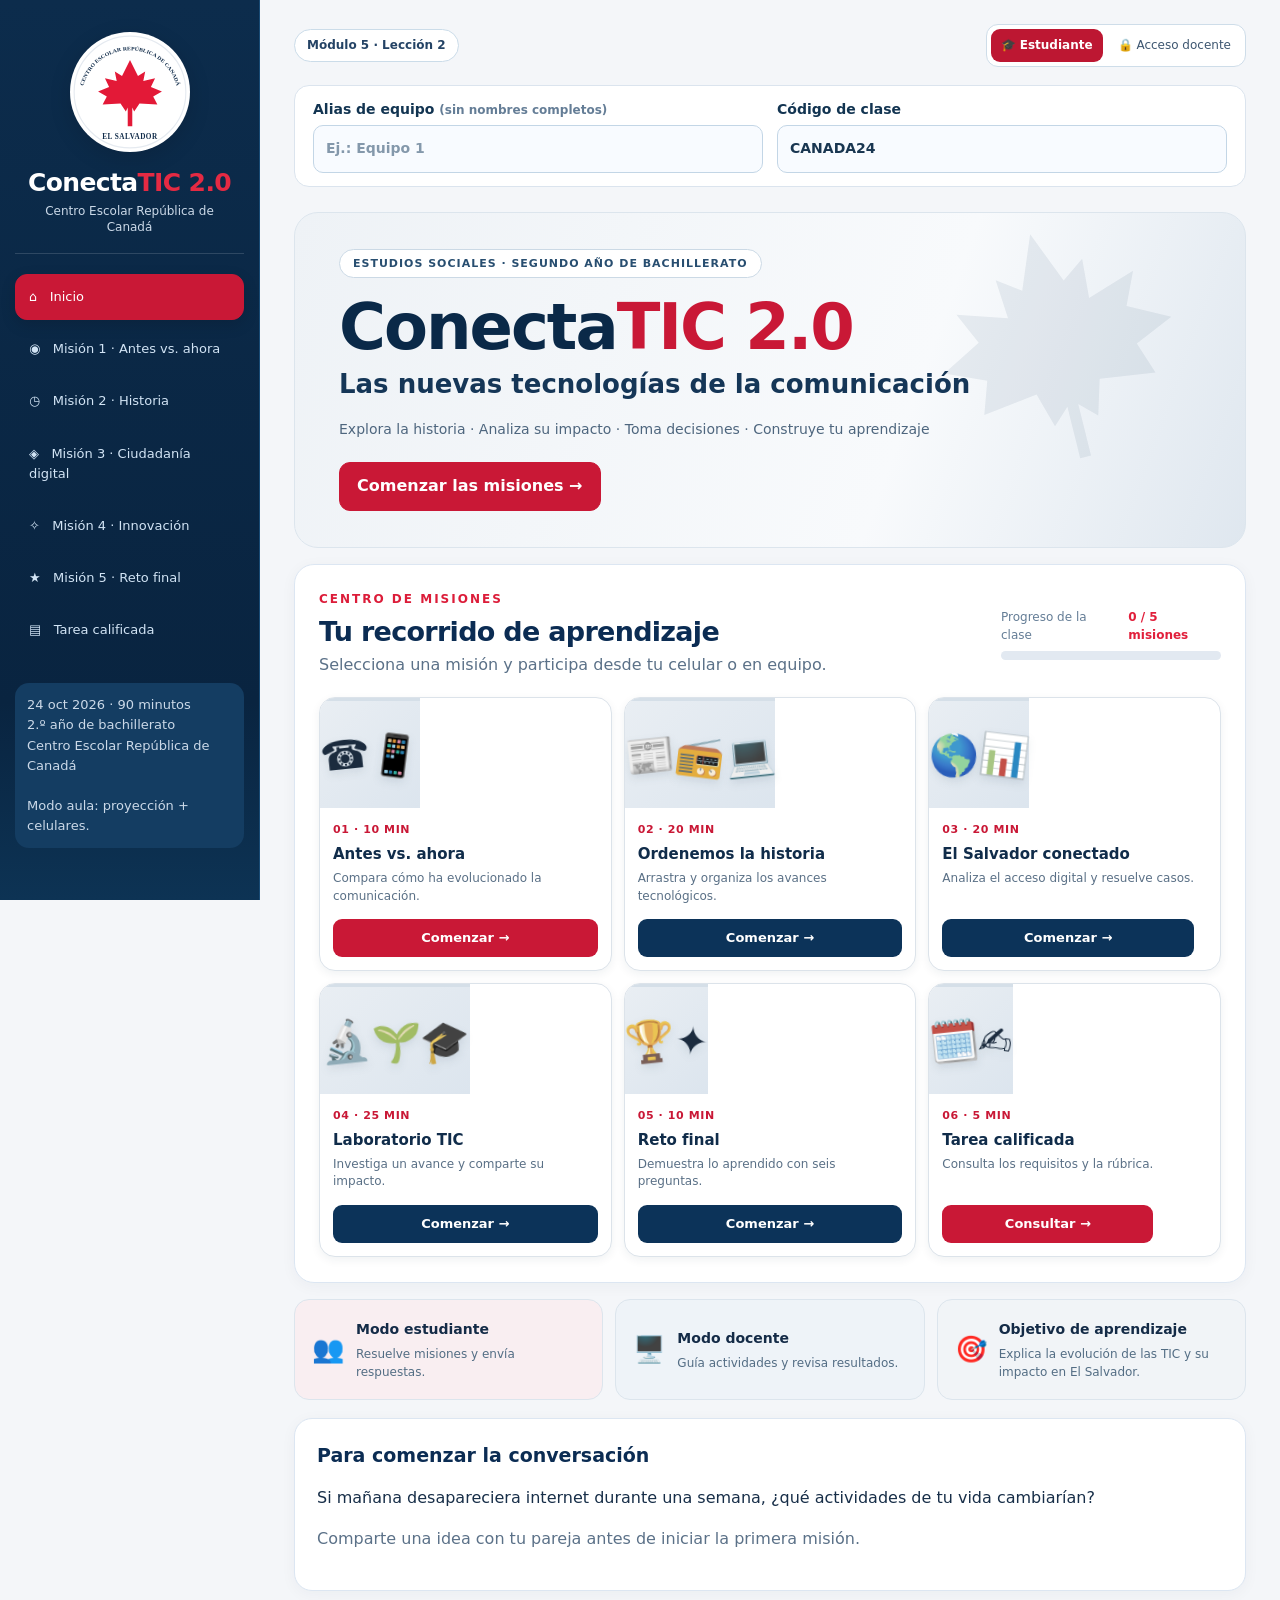
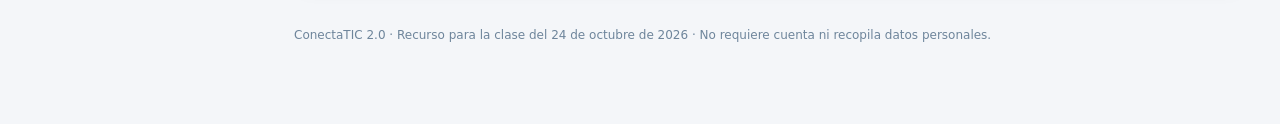
<file: public/recursos/conectatic-2-0.html>
<!doctype html>
<html lang="es">
<head>
<meta charset="utf-8"><meta name="viewport" content="width=device-width,initial-scale=1">
<title>ConectaTIC 2.0 | Aula de misiones</title>
<style>
:root{--bg:#081329;--panel:#10223d;--panel2:#142b4a;--line:#294361;--txt:#eef7ff;--muted:#aec5d9;--cyan:#5de1df;--gold:#ffc66c;--green:#7be0a4;--red:#ff9d9d}
*{box-sizing:border-box}html{scroll-behavior:smooth}body{margin:0;background:radial-gradient(ellipse at 15% 0%,#15335a 0%,var(--bg) 50%);color:var(--txt);font:16px/1.55 system-ui,-apple-system,Segoe UI,sans-serif}
button,input,textarea{font:inherit}button{cursor:pointer}a{color:var(--cyan)}.layout{display:grid;grid-template-columns:260px 1fr;min-height:100vh}.sidebar{padding:28px 18px;background:#09192f;border-right:1px solid var(--line);position:sticky;top:0;height:100vh;overflow:auto}.brand{font-size:24px;font-weight:850;letter-spacing:-.6px}.brand span{color:var(--cyan)}.small{font-size:12px;color:var(--muted)}.nav{display:grid;gap:7px;margin-top:28px}.nav button{border:1px solid transparent;border-radius:13px;text-align:left;padding:12px;color:var(--muted);background:transparent}.nav button.active,.nav button:hover{background:var(--panel2);border-color:#365777;color:white}.sidefoot{margin-top:30px;padding:12px;background:#132945;border-radius:14px;color:var(--muted);font-size:13px}.main{max-width:1190px;width:100%;margin:auto;padding:30px 38px 80px}.top{display:flex;justify-content:space-between;align-items:center;gap:12px}.pill{display:inline-flex;border:1px solid #38617d;border-radius:50px;padding:6px 12px;font-size:12px;color:#b9e8ee}.hero{margin-top:25px;padding:34px;border-radius:24px;border:1px solid #365879;background:linear-gradient(120deg,#193b64,#10233e 65%);position:relative;overflow:hidden}.hero:after{content:"✦";font-size:230px;position:absolute;right:10px;top:-95px;color:#66d7ff16;pointer-events:none}h1{font-size:clamp(31px,4vw,56px);letter-spacing:-2px;line-height:1.1;margin:10px 0 14px}h2{font-size:30px;letter-spacing:-.7px;margin:0 0 9px}h3{margin:0 0 10px;font-size:19px}.lead{color:#c4d7e8;max-width:650px}.actions{display:flex;flex-wrap:wrap;gap:10px;margin-top:22px}.btn{background:var(--cyan);color:#072039;border:0;padding:11px 17px;border-radius:11px;font-weight:750}.btn.secondary{background:#244566;color:#effaff;border:1px solid #3b6787}.btn.ghost{background:transparent;border:1px solid #4a6a85;color:#eaf7ff}.btn:focus-visible,.nav button:focus-visible{outline:3px solid var(--gold);outline-offset:2px}.panel{background:linear-gradient(150deg,#112743,#0e1f36);border:1px solid #2d4a68;border-radius:18px;padding:22px;margin-top:18px}.grid{display:grid;grid-template-columns:repeat(2,minmax(0,1fr));gap:15px}.grid.three{grid-template-columns:repeat(3,minmax(0,1fr))}.stat{font-size:26px;font-weight:800;color:var(--cyan)}.muted{color:var(--muted)}.eyebrow{color:var(--cyan);font-weight:800;font-size:12px;letter-spacing:2px;text-transform:uppercase}.screen{display:none;animation:fade .25s ease}.screen.active{display:block}@keyframes fade{from{opacity:.2;transform:translateY(5px)}to{opacity:1;transform:none}}.stage{margin-top:25px}.comparison{display:grid;grid-template-columns:1fr 1fr;gap:14px}.compare{min-height:190px;border-radius:16px;border:1px solid #335576;display:flex;flex-direction:column;justify-content:center;align-items:center;background:#132b4a;text-align:center;padding:15px}.emoji{font-size:68px}.timeline-list{display:grid;gap:9px}.event{display:flex;align-items:center;gap:12px;background:#152f50;border:1px solid #3c5a78;border-radius:13px;padding:12px}.event .desc{flex:1}.event button{border:1px solid #496b86;background:#1f4263;color:white;border-radius:9px;padding:5px 10px}.event button:disabled{opacity:.25;cursor:default}.notice{padding:12px 14px;background:#203b55;border-left:4px solid var(--cyan);border-radius:8px;color:#d7e7f5;margin-top:14px}.feedback{margin-top:12px;min-height:28px;font-weight:650}.good{color:var(--green)}.bad{color:var(--gold)}.choices{display:grid;gap:10px;margin:14px 0}.choice{text-align:left;background:#15314f;border:1px solid #3a5c7a;color:white;border-radius:12px;padding:12px 14px}.choice.selected{border-color:var(--cyan);background:#204b65}.case-nav{display:flex;gap:8px;flex-wrap:wrap}.case-nav button{padding:8px 13px;background:#1a3a59;border:1px solid #3a607c;border-radius:10px;color:white}.case-nav button.active{background:var(--cyan);color:#0b2338}.field{width:100%;background:#091c32;color:white;border:1px solid #49637c;border-radius:10px;padding:12px;margin:5px 0 13px}.field:focus{outline:2px solid var(--cyan)}label{display:block;color:#d7e5f2;font-size:14px;font-weight:650}.question{margin:15px 0;padding:17px;border:1px solid #365474;border-radius:14px;background:#112944}.question p{font-weight:750;margin:0 0 10px}.question label{font-weight:400;display:block;padding:5px}.question input{accent-color:#5de1df}.result{font-size:25px;font-weight:800;color:var(--cyan)}.rule{border:0;border-top:1px solid #365371;margin:22px 0}.columns{columns:2;column-gap:30px}.columns li{break-inside:avoid;margin-bottom:8px}.chip{display:inline-block;border-radius:30px;background:#24425d;color:#cfe7ef;padding:4px 10px;margin:3px;font-size:12px}.hidden{display:none}.printonly{display:none}footer{color:#8daac2;font-size:12px;margin-top:35px}
@media(max-width:850px){.layout{display:block}.sidebar{position:static;height:auto;border-right:0;border-bottom:1px solid var(--line);padding:15px}.nav{display:flex;overflow:auto;margin-top:10px}.nav button{white-space:nowrap;font-size:13px}.sidefoot{display:none}.main{padding:20px 14px 60px}.hero{padding:23px}.grid,.grid.three{grid-template-columns:1fr}.columns{columns:1}}
@media print{body{background:white;color:black}.sidebar,.top,.actions,.noprint{display:none!important}.layout{display:block}.main{padding:0}.screen{display:none!important}#task{display:block!important}.panel{background:white;color:black;border:1px solid #999}.muted,.lead{color:#333}.printonly{display:block}}

.modebar{display:flex;gap:5px;border:1px solid #36516f;border-radius:12px;padding:4px}.mode{background:transparent;border:0;color:#afc9dc;border-radius:9px;padding:7px 10px;font-size:12px}.mode.active{background:#285777;color:white;font-weight:800}.progresswrap{max-width:480px;margin-top:22px}.progressbar{height:9px;background:#2a4865;border-radius:20px;overflow:hidden;margin-top:6px}.progressbar>div{height:100%;width:0;background:linear-gradient(90deg,#5de1df,#8a9dff);transition:width .4s}.event{touch-action:pan-y}.event.dragging{opacity:.5;outline:2px dashed #5de1df}.event.dragover{border:2px solid #ffc66c}.draghandle{font-size:21px;cursor:grab;color:#7be4ee;padding:4px 8px;touch-action:none;user-select:none}.teacheronly{border-color:#c49c4c!important}.networkok{border-left-color:#7be0a4!important}.networkbad{border-left-color:#ffc66c!important}.liveitem{border-bottom:1px solid #375370;padding:12px 0}.liveitem:last-child{border:0}.liveitem small{display:block;color:#a8c3d5}.consequence{margin-top:9px;padding:10px;background:#1d4058;border-radius:10px;color:#e7f6ff}
@media(max-width:850px){.top{align-items:flex-start;flex-direction:column}.modebar{align-self:flex-end}}

/* ConectaTIC 2.0 · identidad visual institucional, sin cambios en la lógica */
:root{--bg:#f2f6fb;--panel:#ffffff;--panel2:#e9f0f9;--line:#dce6f2;--txt:#132540;--muted:#58708a;--cyan:#e71c3a;--gold:#ffb74d;--green:#138f70;--red:#e71c3a}
body{background:#f2f6fb;color:var(--txt)}
.layout{grid-template-columns:260px minmax(0,1fr)}
.sidebar{background:linear-gradient(180deg,#062b51,#071d3a 68%,#082c55);border-right:1px solid #184a74;padding:24px 15px}
.school-identity{text-align:center;padding:8px 8px 18px;border-bottom:1px solid #ffffff25}
.school-logo{width:115px;height:115px;border-radius:50%;background:#fff;object-fit:contain;padding:5px;box-shadow:0 10px 22px #00132655}
.brand{margin-top:12px;font-size:25px;color:#fff}.brand span{color:#fa2446}
.school-identity .small{color:#cbd9e8;line-height:1.35}
.nav{margin-top:20px;gap:6px}.nav button{font-size:13px;color:#d2e4f5;padding:12px 13px;border-radius:12px;white-space:normal}
.nav button.active,.nav button:hover{background:#e91e3d;color:#fff;border-color:#ff4c65;box-shadow:0 5px 15px #0002}
.sidefoot{background:#143d62;color:#cbd9e8}
.main{max-width:1600px;padding:24px 34px 80px}
.top .pill{color:#244365;border-color:#cbdce9;background:#fff;font-weight:700}
.modebar{border-color:#cedde9;background:#fff}.mode{color:#3d5670}.mode.active{background:#0c477f;color:white}
.hero{border:0;box-shadow:0 15px 35px #09244819}
.hero-redesign{background:linear-gradient(112deg,#061e42 0%,#0c3562 61%,#c91838 160%);min-height:310px;padding:36px 44px;display:flex;align-items:center}
.hero-redesign:after{display:none}.hero-content{position:relative;z-index:1;max-width:830px}
.hero-redesign .eyebrow{color:#dceafb;letter-spacing:1px;background:#ffffff18;border:1px solid #ffffff55;border-radius:30px;display:inline-block;padding:5px 13px;font-size:11px}
.hero-redesign h1{font-size:clamp(42px,5vw,76px);color:#fff;margin:14px 0 2px}.hero-redesign h1 .red{color:#ff2847}
.hero-subtitle{color:#f4f7fc;font-size:clamp(18px,2.1vw,26px);font-weight:650;margin:0 0 9px}
.hero-redesign .lead{color:#c9ddec;font-size:14px}
.hero-emblem{position:absolute;right:5%;top:0;width:260px;height:260px;opacity:.11;transform:rotate(-12deg)}
.btn{background:#e91b3c;color:white;border:1px solid #e91b3c;box-shadow:0 5px 13px #e91b3c16}
.btn:hover{filter:brightness(1.08)}.btn.secondary{background:#1552a2;border:1px solid #2465c4;color:#fff}
.btn.ghost{background:#fff;color:#1a4772;border-color:#b9ccdc}
.panel{background:#fff;border:1px solid #dce6f2;box-shadow:0 8px 22px #0a2c4910;color:#172e48}
.panel .muted,.muted{color:#5b7188}.panel .lead,.lead{color:#4c637d}
.panel h3,.panel h2{color:#0b2c53}.stat{color:#d51d3a}
.eyebrow{color:#dc1c39}.small{color:#647d96}
.pill{color:#284d70;border-color:#bed3e5}
.mission-hub{padding:25px 24px;margin-top:-18px;position:relative;z-index:2;border-radius:20px}
.hub-top{display:flex;align-items:center;justify-content:space-between;gap:20px;margin-bottom:20px}
.hub-top h2{font-size:27px;margin:2px 0 0}.hub-top p{margin:0}
.hub-progress{width:220px;min-width:160px}.hub-progress .small{display:flex;justify-content:space-between;gap:8px}.hub-progress strong{color:#e11f3b}
.progressbar{background:#e2e9f1}.progressbar>div{background:linear-gradient(90deg,#e61a39,#ff7c65)}
.mission-cards{display:grid;grid-template-columns:repeat(3,minmax(0,1fr));gap:14px}
.mission-card{padding:0;text-align:left;display:flex;flex-direction:column;background:#fff;color:#132c49;border:1px solid #dae4ee;border-radius:16px;overflow:hidden;box-shadow:0 6px 18px #122e4c12;transition:transform .2s,box-shadow .2s}
.mission-card:hover,.mission-card:focus-visible{transform:translateY(-4px);box-shadow:0 12px 24px #0d35542b;outline:2px solid var(--accent);outline-offset:1px}
.mission-art{height:120px;display:flex;justify-content:space-evenly;align-items:center;font-size:52px;background:linear-gradient(135deg,color-mix(in srgb,var(--accent) 19%,white),#dce8f7);border-top:5px solid var(--accent)}
.mission-art span{filter:drop-shadow(0 8px 7px #0d31502b);transform:rotate(-6deg)}.mission-art span:nth-child(even){transform:rotate(7deg)}
.art-2{background:linear-gradient(135deg,#e7d9c7,#d1e5fb)}.art-3{background:linear-gradient(135deg,#c5ebdf,#bcd7ed)}.art-4{background:linear-gradient(135deg,#fff0ce,#e4f5e4)}.art-5{background:linear-gradient(135deg,#e8d7ff,#fff0b8)}.art-6{background:linear-gradient(135deg,#f9d7df,#e1edff)}
.mission-body{padding:16px;display:flex;flex:1;flex-direction:column}
.mission-index{font-size:11px;font-weight:850;color:var(--accent);letter-spacing:.6px}
.mission-body h3{font-size:18px;line-height:1.25;margin:7px 0 6px;color:#102c4a}
.mission-body p{color:#5a7086;font-size:13px;line-height:1.45;margin:0 0 14px;flex:1}
.card-cta{display:block;text-align:center;background:var(--accent);color:#fff;font-size:13px;font-weight:800;padding:9px 12px;border-radius:9px}
.home-summary{display:grid;grid-template-columns:repeat(3,minmax(0,1fr));gap:12px;margin-top:16px}
.summary-item{background:#fff;border:1px solid #dbe6f0;border-radius:15px;padding:17px;display:flex;align-items:center;gap:12px}
.summary-icon{font-size:26px}.summary-item strong{font-size:14px}.summary-item p{margin:3px 0 0;color:#5e758c;font-size:12px}
.screen:not(#home)>.eyebrow{margin-top:26px}
.screen:not(#home)>h2{color:#0d3057;font-size:clamp(27px,3vw,37px)}
.notice{background:#eff7ff;color:#284e72;border-left-color:#e91b3c}
.compare{background:#f5f9ff;border-color:#d8e5f1}.compare .muted{color:#5e7185}
.event{background:#f5f9fe;color:#18334f;border-color:#c9dbe9}
.event button{background:#0f497c;border-color:#0f497c;color:white}
.draghandle{color:#b41431}.event.dragover{border-color:#e91b3c}
.choice,.case-nav button{background:#f3f8fd;color:#173957;border-color:#c9dbe9}
.choice.selected,.case-nav button.active{background:#e91b3c;color:#fff;border-color:#e91b3c}
.field{background:#f8fbff;color:#193651;border-color:#c3d6e6}
.field::placeholder{color:#8498ab}
label{color:#244765}.question{background:#f7faff;border-color:#d3e2ef;color:#15334e}
.question input{accent-color:#e91b3c}.result{color:#c91838}
.chip{background:#e7f0f8;color:#295575}.consequence{background:#e9f4ff;color:#1b4268}
.liveitem{border-color:#d9e5f0}.liveitem small{color:#687f94}
.teacheronly{border-color:#f0c1cb!important}
.good{color:#087d57}.bad{color:#a76b06}
footer{color:#6e859b}
@media(max-width:1150px){.mission-cards{grid-template-columns:repeat(2,minmax(0,1fr))}.hero-emblem{width:200px;height:200px;opacity:.07}}
@media(max-width:850px){.layout{display:block}.sidebar{position:static;height:auto;padding:12px;border:0;border-bottom:1px solid #dbe6f0}.school-identity{display:flex;gap:12px;align-items:center;text-align:left;padding:0 0 10px}.school-logo{width:50px;height:50px;padding:2px}.brand{font-size:19px;margin:0}.school-identity .small{font-size:11px}.nav{display:flex;gap:5px;margin:8px 0 0;overflow-x:auto}.nav button{white-space:nowrap;font-size:12px;padding:9px}.main{padding:16px 12px 55px}.hero-redesign{min-height:250px;padding:24px 20px}.hero-redesign h1{letter-spacing:-1.6px}.mission-hub{padding:18px 13px}.hub-top{display:block}.hub-progress{margin-top:15px;width:100%}.mission-cards{grid-template-columns:repeat(2,minmax(0,1fr));gap:10px}.mission-art{height:95px;font-size:37px}.mission-body{padding:12px}.mission-body h3{font-size:15px}.mission-body p{font-size:12px}.home-summary{grid-template-columns:1fr}.summary-item{padding:12px}.top{flex-direction:row;flex-wrap:wrap}.modebar{align-self:auto}}
@media(max-width:460px){.mission-cards{grid-template-columns:1fr 1fr}.mission-art{height:78px;font-size:31px}.mission-body h3{font-size:14px}.mission-body p{font-size:11px}.hero-redesign h1{font-size:42px}.hero-subtitle{font-size:17px}}
@media print{.sidebar,.hero,.mission-hub,.home-summary{display:none!important}.panel{box-shadow:none}.screen{display:none!important}#task{display:block!important}}


/* Revisión final: identidad neutra azul marino, blanco, gris y rojo institucional */
:root{--bg:#f4f6f9;--panel:#fff;--panel2:#edf1f5;--line:#dbe2e9;--txt:#122b49;--muted:#607287;--cyan:#c91836;--gold:#bd914e;--green:#127d60;--red:#c91836}
body{background:#f4f6f9;color:#142b47}
.sidebar{background:linear-gradient(180deg,#0c2c4c,#092440 78%,#0d3354)}
.school-logo{width:120px;height:120px;padding:3px;display:grid;place-items:center;overflow:hidden;border-radius:50%;background:#fff;margin:0 auto;box-shadow:0 6px 22px #0002}
.school-logo svg{display:block;width:100%;height:100%}
.brand span{color:#e52a43}
.nav button.active,.nav button:hover{background:#c91836;border-color:#c91836}
.mode.active{background:#bd1732}
.hero-redesign{background:linear-gradient(110deg,#eef2f6 0%,#f8fafc 64%,#dfe7ef 100%);border:1px solid #dce5ed;box-shadow:none;min-height:285px}
.hero-redesign .eyebrow{color:#284e70;background:#fff;border:1px solid #cbd9e5}
.hero-redesign h1{color:#0a2948}.hero-redesign h1 .red{color:#c91836}
.hero-subtitle{color:#153657}.hero-redesign .lead{color:#4e667e}
.hero-emblem{opacity:.075;top:3px;right:6%;transform:rotate(-14deg)}
.hero-emblem path{fill:#173b5d}
.btn{background:#c91836;border-color:#c91836;box-shadow:none}
.btn.secondary{background:#103b66;border-color:#103b66}
.mission-hub{margin-top:16px;box-shadow:0 4px 18px #0a284010}
.mission-cards{grid-template-columns:repeat(6,minmax(0,1fr));gap:12px}
.mission-card{border:1px solid #dce3ea;box-shadow:0 3px 10px #0a284010}
.mission-card:hover,.mission-card:focus-visible{outline-color:#b5c6d6}
.mission-art{height:110px;font-size:40px;background:linear-gradient(135deg,#e9eef3,#dce5ee)!important;border-top:3px solid #d5dfe8}
.mission-art span{filter:grayscale(.35) drop-shadow(0 4px 4px #142e481a)}
.mission-body{padding:13px}.mission-index{color:#c91836}.mission-body h3{font-size:15px}
.mission-body p{font-size:12px}
.card-cta{background:#0c3359}
.mission-card:first-child .card-cta,.mission-card:last-child .card-cta{background:#c91836}
.home-summary{gap:12px}.summary-item{background:#eef3f8;border-color:#dce5ed}
.summary-item:first-child{background:#f9eef1}.summary-item:last-child{background:#f1f4f7}
.summary-item p{color:#536d84}
.progressbar>div{background:#c91836}
.notice{border-left-color:#c91836}
.choice.selected,.case-nav button.active{background:#113e68;border-color:#113e68}
.panel{box-shadow:0 3px 15px #0a28400b}
@media(max-width:1450px){.mission-cards{grid-template-columns:repeat(3,minmax(0,1fr))}}
@media(max-width:850px){.school-logo{width:54px;height:54px;margin:0}.mission-cards{grid-template-columns:repeat(2,minmax(0,1fr))}.hero-redesign{min-height:250px}}
@media(max-width:480px){.mission-art{height:83px;font-size:30px}.mission-body{padding:10px}.mission-body h3{font-size:14px}}


.teacher-nav[hidden]{display:none!important}.student-identity{display:grid;grid-template-columns:1fr 1fr;gap:14px;margin:18px 0 2px;padding:13px 18px;background:white;border:1px solid #dbe4ee;border-radius:15px}.student-identity label{font-weight:700;color:#123451}.student-identity .field{margin:5px 0 0}.student-identity.hidden{display:none!important}.modebar{white-space:nowrap}@media(max-width:650px){.student-identity{grid-template-columns:1fr;padding:12px}.student-identity .field{margin:4px 0 0}}

/* Mejoras didácticas 2026 */
.ct-tabs{display:flex;flex-wrap:wrap;gap:9px;margin:14px 0}.ct-tabs button{background:#eaf1f8;border:1px solid #b9cfe1;color:#123a61;border-radius:10px;padding:10px 15px;font-weight:750}.ct-tabs button.active{background:#123d66;color:white}.ct-visuals{display:grid;grid-template-columns:1fr 1fr;gap:15px}.ct-visual{background:#f2f7fc;border:1px solid #c9dcec;border-radius:15px;padding:15px;text-align:center}.ct-visual svg{width:100%;height:145px;max-width:310px}.ct-visual strong{display:block;margin:5px 0}.ct-reveal{margin-top:15px;display:none}.ct-reveal.visible{display:block}.ct-history{display:grid;grid-template-columns:repeat(3,1fr);gap:10px}.ct-history article{background:#f2f7fc;border:1px solid #cadbea;border-radius:13px;padding:12px}.ct-history .histicon{font-size:34px}.ct-history strong{display:block}.ct-history small{display:block;color:#47627e}.ct-data{display:grid;grid-template-columns:1fr 1fr;gap:12px}.ct-data .panel{margin-top:0}.ct-bar{background:#dbe8f4;height:13px;border-radius:20px;overflow:hidden;margin:10px 0}.ct-bar>div{height:100%;background:#d11236}.ct-confirm{padding:10px 13px;margin-top:10px;border-radius:9px;background:#eaf3fa;color:#163e60}.ct-teacher-script{font-size:14px;line-height:1.75}.ct-answer{min-height:75px}.ct-summary{display:grid;grid-template-columns:repeat(2,1fr);gap:10px}.ct-summary>div{background:#eff5fb;border:1px solid #cbddeb;border-radius:12px;padding:12px}@media(max-width:700px){.ct-visuals,.ct-data,.ct-summary{grid-template-columns:1fr}.ct-history{grid-template-columns:repeat(2,1fr)}}
</style>
</head>
<body><div class="layout"><aside class="sidebar"><div class="school-identity"><div class="school-logo" role="img" aria-label="Emblema del Centro Escolar República de Canadá"><svg xmlns="http://www.w3.org/2000/svg" viewBox="0 0 300 300" role="img" aria-label="Centro Escolar República de Canadá, El Salvador">
<circle cx="150" cy="150" r="147" fill="#fff" stroke="#e5eaf0" stroke-width="3"/>
<defs><path id="nombre-centro" d="M 23,167 A 127,127 0 0,1 277,167"/></defs>
<text fill="#102b49" font-family="Georgia, 'Times New Roman', serif" font-size="13.5" font-weight="bold" letter-spacing="0"><textPath href="#nombre-centro" startOffset="50%" text-anchor="middle" textLength="333" lengthAdjust="spacingAndGlyphs">CENTRO ESCOLAR REPÚBLICA DE CANADÁ</textPath></text>
<path fill="#e31937" d="M150 66 171 108 190 96 185 121 216 114 205 137 234 149 211 162 222 183 175 180 161 201 156 191 156 240 144 240 144 191 139 201 125 180 78 183 89 162 66 149 95 137 84 114 115 121 110 96 129 108Z"/>
<text x="150" y="273" text-anchor="middle" fill="#102b49" font-family="Georgia, 'Times New Roman', serif" font-size="19" font-weight="bold" letter-spacing="1.3">EL SALVADOR</text>
</svg></div><div class="brand">Conecta<span>TIC 2.0</span></div><div class="small">Centro Escolar República de Canadá</div></div><nav class="nav" id="nav">
<button class="active" data-screen="home">⌂ &nbsp; Inicio</button><button data-screen="compare">◉ &nbsp; Misión 1 · Antes vs. ahora</button><button data-screen="timeline">◷ &nbsp; Misión 2 · Historia</button><button data-screen="digital">◈ &nbsp; Misión 3 · Ciudadanía digital</button><button data-screen="research">✧ &nbsp; Misión 4 · Innovación</button><button data-screen="quiz">★ &nbsp; Misión 5 · Reto final</button><button data-screen="task">▤ &nbsp; Tarea calificada</button><button data-screen="live" class="teacher-nav" hidden>▥ &nbsp; Panel docente</button></nav><div class="sidefoot">24 oct 2026 · 90 minutos<br>2.º año de bachillerato<br>Centro Escolar República de Canadá<br><br>Modo aula: proyección + celulares.</div></aside>
<main class="main"><div class="top"><span class="pill">Módulo 5 · Lección 2</span><div class="modebar"><button class="mode active" id="studentMode">🎓 Estudiante</button><button class="mode" id="teacherMode">🔒 Acceso docente</button></div></div>
<div class="student-identity" id="studentIdentity"><label for="alias">Alias de equipo <span class="small">(sin nombres completos)</span><input class="field" id="alias" maxlength="30" placeholder="Ej.: Equipo 1"></label><label for="session">Código de clase<input class="field" id="session" maxlength="20" value="CANADA24"></label></div>
<section class="screen active" id="home">
<div class="hero hero-redesign"><div class="hero-content">
<div class="eyebrow">ESTUDIOS SOCIALES · SEGUNDO AÑO DE BACHILLERATO</div>
<h1>Conecta<span class="red">TIC 2.0</span></h1>
<p class="hero-subtitle">Las nuevas tecnologías de la comunicación</p>
<p class="lead">Explora la historia · Analiza su impacto · Toma decisiones · Construye tu aprendizaje</p>
<div class="actions"><button class="btn" data-go="compare">Comenzar las misiones →</button></div>
</div><div class="hero-emblem" aria-hidden="true"><svg viewBox="0 0 280 280" width="100%" height="100%"><path fill="#f11b35" d="M140 16 163 73 188 55 185 98 238 81 222 116 266 139 223 158 235 193 175 185 164 223 146 206 146 263 134 263 134 206 116 223 105 185 45 193 57 158 14 139 58 116 42 81 95 98 92 55 117 73Z"/></svg></div>
</div>
<div class="mission-hub panel">
<div class="hub-top"><div><div class="eyebrow">CENTRO DE MISIONES</div><h2>Tu recorrido de aprendizaje</h2><p class="muted">Selecciona una misión y participa desde tu celular o en equipo.</p></div>
<div class="hub-progress"><div class="small">Progreso de la clase <strong id="progressText">0 / 5 misiones</strong></div><div class="progressbar"><div id="progressFill"></div></div></div></div>
<div class="mission-cards">
<button class="mission-card" data-go="compare"><div class="mission-art art-1"><span>☎</span><span>📱</span></div><div class="mission-body"><span class="mission-index">01 · 10 MIN</span><h3>Antes vs. ahora</h3><p>Compara cómo ha evolucionado la comunicación.</p><span class="card-cta">Comenzar →</span></div></button>
<button class="mission-card" data-go="timeline"><div class="mission-art art-2"><span>📰</span><span>📻</span><span>💻</span></div><div class="mission-body"><span class="mission-index">02 · 20 MIN</span><h3>Ordenemos la historia</h3><p>Arrastra y organiza los avances tecnológicos.</p><span class="card-cta">Comenzar →</span></div></button>
<button class="mission-card" data-go="digital"><div class="mission-art art-3"><span>🌎</span><span>📊</span></div><div class="mission-body"><span class="mission-index">03 · 20 MIN</span><h3>El Salvador conectado</h3><p>Analiza el acceso digital y resuelve casos.</p><span class="card-cta">Comenzar →</span></div></button>
<button class="mission-card" data-go="research"><div class="mission-art art-4"><span>🔬</span><span>🌱</span><span>🎓</span></div><div class="mission-body"><span class="mission-index">04 · 25 MIN</span><h3>Laboratorio TIC</h3><p>Investiga un avance y comparte su impacto.</p><span class="card-cta">Comenzar →</span></div></button>
<button class="mission-card" data-go="quiz"><div class="mission-art art-5"><span>🏆</span><span>✦</span></div><div class="mission-body"><span class="mission-index">05 · 10 MIN</span><h3>Reto final</h3><p>Demuestra lo aprendido con seis preguntas.</p><span class="card-cta">Comenzar →</span></div></button>
<button class="mission-card" data-go="task"><div class="mission-art art-6"><span>🗓️</span><span>✍️</span></div><div class="mission-body"><span class="mission-index">06 · 5 MIN</span><h3>Tarea calificada</h3><p>Consulta los requisitos y la rúbrica.</p><span class="card-cta">Consultar →</span></div></button>
</div></div>
<div class="home-summary"><div class="summary-item"><span class="summary-icon">👥</span><div><strong>Modo estudiante</strong><p>Resuelve misiones y envía respuestas.</p></div></div><div class="summary-item"><span class="summary-icon">🖥️</span><div><strong>Modo docente</strong><p>Guía actividades y revisa resultados.</p></div></div><div class="summary-item"><span class="summary-icon">🎯</span><div><strong>Objetivo de aprendizaje</strong><p>Explica la evolución de las TIC y su impacto en El Salvador.</p></div></div></div>
<div class="panel"><h3>Para comenzar la conversación</h3><p>Si mañana desapareciera internet durante una semana, ¿qué actividades de tu vida cambiarían?</p><p class="muted">Comparte una idea con tu pareja antes de iniciar la primera misión.</p></div>
</section>
<section class="screen" id="compare"><div class="eyebrow">Misión 01 · 0–10 min</div><h2>Antes vs. ahora</h2><p class="lead">Observa tres medios de comunicación. Selecciona uno, compara sus versiones y explica qué cambió.</p><div class="ct-tabs" id="compareTabs"><button data-media="prensa" class="active">📰 Prensa</button><button data-media="radio">📻 Radio</button><button data-media="television">📺 Televisión</button></div><div class="panel"><div class="ct-visuals" id="compareVisuals"></div><div class="ct-tabs"><button class="btn secondary" id="compareReveal">Mostrar diferencias y reflexión</button></div><div id="compareInsight" class="notice ct-reveal"></div></div><div class="panel"><h3>Preguntas para conversar</h3><ol><li>¿Cómo recibían información las personas antes de los medios digitales?</li><li>¿Qué cambió en la rapidez, el alcance y la forma de participar?</li><li>¿Tener nuevas tecnologías significa que todos pueden acceder a ellas?</li></ol><div class="notice">Las TIC integran herramientas, redes y servicios para producir, procesar y compartir información. Referencia: módulo de Estudios Sociales, pp. 157–159.</div></div><div class="actions"><button class="btn" data-go="timeline">Siguiente: línea del tiempo →</button></div></section>
<section class="screen" id="timeline"><div class="eyebrow">Misión 02 · 10–30 min</div><h2>Ordenemos la historia</h2><p class="lead">En parejas, coloca los avances de comunicación desde el más antiguo hasta el más reciente. Usa ↑ y ↓ para ordenarlos y luego comprueba.</p><div class="panel"><div class="notice">Arrastra las tarjetas (mouse o dedo) para reordenarlas. También puedes utilizar las flechas para accesibilidad.</div><div class="timeline-list" id="events"></div><div id="timelineVisual" class="ct-reveal panel"><h3>Línea del tiempo explicada</h3><div class="ct-history" id="historyCards"></div><p class="muted">Las fechas son aproximadas: varios avances se desarrollaron gradualmente. Referencia: libro pp. 158–160 y contexto histórico.</p></div><div class="actions"><button class="btn" id="checkTimeline">Comprobar orden</button><button class="btn secondary" id="shuffleTimeline">Mezclar otra vez</button></div><div class="feedback" id="timelineFeedback" aria-live="polite"></div><button class="btn secondary" id="submitTimeline">Enviar resultado al panel del docente</button></div><div class="panel"><h3>Guía de la actividad · 5 + 10 + 5 minutos</h3><details><summary><strong>Guion de introducción docente (5 min) · abrir para leer</strong></summary><div class="ct-teacher-script"><p>En la actividad anterior observamos cómo han cambiado los medios de comunicación. Ahora vamos a conocer algunos de los avances que hicieron posibles esos cambios.</p><p>La imprenta hizo posible reproducir libros y textos. El teléfono permitió transmitir la voz a distancia. La radio abrió camino a la comunicación inalámbrica y la televisión incorporó imágenes en movimiento. Con las computadoras, internet y la web aparecieron otras formas de compartir información. Los teléfonos inteligentes integraron varias de estas funciones.</p><p>Estos avances surgieron en momentos diferentes y respondieron a distintas necesidades. Ahora, en parejas, organicen las tarjetas, conversen y justifiquen su orden. No necesitan conocer todas las fechas exactas.</p></div></details><p class="muted">10 minutos: ordenar tarjetas en parejas. 5 minutos: justificar una decisión y recibir retroalimentación.</p></div><div class="panel"><h3>Después de ordenar</h3><p>Elige un avance y explica: ¿qué necesidad resolvió y qué cambió para las personas?</p><div class="notice">Fechas orientativas: imprenta de tipos móviles en Europa (hacia 1450); teléfono (1876); radio (finales del siglo XIX y comienzos del XX); televisión (década de 1920); internet moderno (décadas de 1960–1990); web (1989–1991); teléfonos inteligentes de uso masivo (siglo XXI). Algunos procesos se desarrollaron durante varios años.</div></div><div class="actions"><button class="btn" data-go="digital">Siguiente: ciudadanía digital →</button></div></section>
<section class="screen" id="digital"><div class="eyebrow">Misión 03 · 30–50 min</div><h2>El Salvador conectado y Detectives digitales</h2><p class="lead">Primero interpreta datos de nuestro país (8 min); después resuelve tres casos de ciudadanía digital (12 min).</p><div class="ct-data"><div class="panel"><h3>2005 · Infraestructura de acceso público</h3><div class="stat">1,526 puntos (total impreso)</div><p>La tabla del libro registra lugares de acceso público por departamento (página impresa 162). El total publicado se muestra tal como aparece en el material; hay una inconsistencia en la fila de San Miguel.</p><label for="department">Explora un departamento</label><select class="field" id="department"></select><div class="ct-bar"><div id="deptBar" style="width:0"></div></div><strong id="deptValue"></strong><p class="small">Fuente: módulo de Estudios Sociales, tabla «El Salvador. Puntos de Acceso Público por Departamento y Tipo. Año 2005».</p></div><div class="panel"><h3>2024 · Personas que usan internet</h3><div class="stat">66.5 %</div><p>Proporción de personas que usaron internet en El Salvador (estimación para 2024).</p><div class="ct-bar"><div style="width:66.5%"></div></div><p class="small">Fuente: <a href="https://datahub.itu.int/data/?c=SLV&i=11624" target="_blank" rel="noopener">UIT, indicador «Individuals using the Internet»</a> (2024). No representa puntos públicos ni porcentaje de hogares.</p></div></div><div class="panel"><h3>Desafío de interpretación</h3><p>¿Por qué no podemos restar 1,526 y 66.5 % para afirmar cuánto mejoró el acceso? ¿Por qué dos estudiantes del mismo país pueden tener oportunidades digitales distintas?</p><div class="notice">Las cifras miden unidades distintas: <strong>lugares</strong> frente a <strong>porcentaje de personas</strong>. Considera cobertura, dispositivos, costo, habilidades y accesibilidad.</div></div><div class="panel"><div class="eyebrow">Detectives digitales · Tres casos</div><h3 id="caseTitle"></h3><p id="caseText"></p><div class="case-nav" id="caseNav"></div><div class="choices" id="caseChoices"></div><div class="feedback" id="caseFeedback" aria-live="polite"></div><label for="caseReason">Justifica tu decisión en una o dos frases</label><textarea class="field ct-answer" id="caseReason" placeholder="Elegimos esta opción porque…"></textarea><button class="btn secondary" id="submitCase">Enviar decisión y justificación</button><div class="small" id="caseSendStatus" aria-live="polite">Conversa con tu pareja antes de responder.</div></div><div class="panel"><h3>Lo que aprendimos</h3><p>Antes de compartir, verificamos la información; para estudiar, buscamos alternativas inclusivas; al crear trabajos, respetamos la autoría y las condiciones de uso.</p></div><div class="actions"><button class="btn" data-go="research">Siguiente: investigar →</button></div></section>
<section class="screen" id="research"><div class="eyebrow">Misión 04 · 50–75 min</div><h2>Laboratorio de innovación</h2><p class="lead">Elige un campo y busca un avance tecnológico. Tu misión es explicar su impacto con tus propias palabras.</p><div class="grid"><div class="panel"><h3>🔬 Medicina</h3><p class="muted">Ejemplo: telemedicina y consultas a distancia.</p></div><div class="panel"><h3>🌱 Agricultura</h3><p class="muted">Ejemplo: sensores para vigilar humedad del suelo.</p></div><div class="panel"><h3>🏭 Industria</h3><p class="muted">Ejemplo: automatización de procesos.</p></div><div class="panel"><h3>🎓 Educación</h3><p class="muted">Ejemplo: plataformas para aprender y colaborar.</p></div></div><div class="panel"><h3>Ficha de investigación</h3><label for="topic">Campo y avance elegido</label><input class="field" id="topic" placeholder="Ej.: agricultura — sensores de riego"><label for="problem">¿Qué es y qué problema resuelve?</label><textarea class="field" id="problem" rows="2"></textarea><label for="benefit">¿Qué beneficio ofrece?</label><textarea class="field" id="benefit" rows="2"></textarea><label for="risk">¿Qué limitación o riesgo podría tener?</label><textarea class="field" id="risk" rows="2"></textarea><label for="source">¿Qué fuente consultaste? (nombre o enlace)</label><input class="field" id="source" placeholder="Nombre de la fuente o URL"><div class="actions"><button class="btn" id="saveResearch">Descargar mi ficha (.txt)</button><button class="btn secondary" id="submitResearch">Enviar hallazgo al docente</button><button class="btn secondary" id="printResearch">Imprimir ficha</button></div><div class="small">La ficha se guarda en este dispositivo; no se envía automáticamente al docente.</div></div><div class="panel"><h3>Comparte tu hallazgo</h3><p>Explica en 1–2 minutos qué investigaste, qué problema resuelve y por qué puede ser importante para El Salvador.</p></div><div class="actions"><button class="btn" data-go="quiz">Siguiente: reto final →</button></div></section>
<section class="screen" id="quiz"><div class="eyebrow">Misión 05 · 75–85 min</div><h2>Reto final</h2><p class="lead">Evaluación <strong>individual</strong>: cuatro preguntas del libro (p. 164) y dos de aplicación. Responde las seis antes de revisar.</p><div class="notice">Escribe un alias individual en la parte superior. No utilices el nombre de tu equipo para esta actividad.</div><div id="quizQuestions"></div><div class="actions"><button class="btn" id="checkQuiz">Revisar mis respuestas</button><button class="btn secondary" id="resetQuiz">Intentar de nuevo</button></div><div class="panel hidden" id="quizResult" aria-live="polite"></div><button class="btn secondary" id="submitQuiz">Enviar resultado individual al docente</button><div id="quizSendStatus" class="small" aria-live="polite"></div><div class="panel"><h3>Reflexión final · sin puntuación</h3><p>¿Qué avance tecnológico consideras más importante y qué responsabilidad tenemos al utilizarlo?</p><textarea class="field ct-answer" id="finalReflection" placeholder="Mi reflexión personal…"></textarea><button class="btn secondary" id="submitReflection">Enviar mi reflexión</button><div class="small" id="reflectionStatus" aria-live="polite"></div></div><div class="actions"><button class="btn" data-go="task">Ver tarea calificada →</button></div></section>
<section class="screen" id="task"><div class="eyebrow">Misión 06 · 85–90 min</div><h2>Tu reto para la próxima semana</h2><p class="lead">Actividad individual: <strong>«De ayer a hoy: la evolución de la comunicación»</strong>.</p><div class="grid three"><div class="panel"><div class="stat">10 puntos</div><strong>Valor propuesto</strong><p class="muted">Registro según indicaciones de la docente tutora.</p></div><div class="panel"><div class="stat">31 OCT</div><strong>Fecha de entrega</strong><p class="muted">Sábado 31 de octubre de 2026.</p></div><div class="panel"><div class="stat">2 formatos</div><strong>Digital o a mano</strong><p class="muted">Ambos se evalúan igual.</p></div></div><div class="panel"><h3>Elabora una infografía o cartel</h3><ol><li>Selecciona una tecnología: teléfono, radio, televisión, prensa o computadora.</li><li>Compara <strong>cómo era antes y cómo es ahora</strong>, con imágenes o dibujos.</li><li>Explica <strong>tres cambios importantes</strong> y <strong>dos beneficios</strong>.</li><li>Incluye una <strong>reflexión personal</strong> sobre su uso responsable y su impacto en la sociedad.</li><li>Anota las <strong>fuentes consultadas</strong>; puedes utilizar el módulo de Estudios Sociales.</li></ol><p>Incluye nombre, grado y sección. Presenta un trabajo propio, legible y bien organizado.</p></div><div class="panel"><h3>Rúbrica · 10 puntos</h3><div id="rubric"></div></div><div class="actions noprint"><button class="btn" onclick="window.print()">Imprimir o guardar como PDF</button><button class="btn secondary" data-go="home">Volver al inicio</button></div><p class="printonly">Centro Escolar República de Canadá · Estudios Sociales · Segundo año de bachillerato</p></section>
<section class="screen" id="live"><div class="eyebrow">Centro de control · Modo docente</div><h2>Panel de respuestas en vivo</h2><p class="lead">Resultados de la sesión, sin nombres reales ni cuentas. En una misma red Wi-Fi, los estudiantes abren la dirección que muestra el servidor local.</p><div class="panel"><h3>Conexión y participación</h3><div id="networkStatus" class="notice">Comprobando conexión al servidor…</div><p class="small">Los equipos ingresan su alias y código de clase en la barra superior. Solo el docente autorizado puede consultar resultados.</p><div class="actions"><button class="btn secondary" id="refreshLive">Actualizar ahora</button><button class="btn ghost" id="copyAddress">Copiar enlace del aula</button><button class="btn ghost" id="exportResults">Exportar resultados CSV</button></div><p class="small">Para varios celulares se necesita ejecutar el servidor Node incluido en el paquete y que todos entren mediante la misma dirección de red. Si abres el HTML directamente, la clase sigue funcionando sin internet y las respuestas se guardan en el dispositivo, pero no se sincronizan entre teléfonos.</p></div><div class="grid three"><div class="panel"><div class="stat" id="teamCount">0</div><strong>Equipos activos</strong></div><div class="panel"><div class="stat" id="submissionCount">0</div><strong>Envíos recibidos</strong></div><div class="panel"><div class="stat" id="averageScore">—</div><strong>Promedio del quiz</strong></div></div><div class="panel"><h3>Actividad reciente</h3><div id="liveRows" class="muted">Todavía no hay respuestas.</div></div></section><div id="teacherNotes" class="panel teacheronly hidden"><div class="eyebrow">Guía para el docente</div><div id="teacherNoteText"></div></div><footer>ConectaTIC 2.0 · Recurso para la clase del 24 de octubre de 2026 · No requiere cuenta ni recopila datos personales.</footer>
</main></div>
<script>
const screens=[...document.querySelectorAll('.screen')];const nav=[...document.querySelectorAll('#nav button')];function show(id){screens.forEach(s=>s.classList.toggle('active',s.id===id));nav.forEach(b=>b.classList.toggle('active',b.dataset.screen===id));window.scrollTo({top:0,behavior:'smooth'});location.hash=id}
nav.forEach(b=>b.addEventListener('click',()=>show(b.dataset.screen)));document.querySelectorAll('[data-go]').forEach(b=>b.addEventListener('click',()=>show(b.dataset.go)));if(location.hash&&document.getElementById(location.hash.slice(1)))show(location.hash.slice(1)==='live'?'home':location.hash.slice(1));
// Misión 1: ilustraciones SVG vectoriales integradas, sin dependencia de internet.
const ctScenes={
 prensa:{old:['Imprenta y periódico','Prensa impresa','El texto se componía y distribuía en papel.'],now:['Prensa digital','Noticias en línea','Publicación y consulta desde dispositivos conectados.'],question:'¿Cómo cambia el tiempo entre producir una noticia y recibirla?',oldIcon:'📰',nowIcon:'💻'},
 radio:{old:['Radio de mesa','Receptor tradicional','Equipo grande, principalmente de escucha.'],now:['Radio y pódcast','Audio en dispositivos móviles','Escucha portátil y, en muchos servicios, bajo demanda.'],question:'¿Qué cambia al escuchar audio desde un teléfono?',oldIcon:'📻',nowIcon:'🎧'},
 television:{old:['Televisor de tubo','Televisión tradicional','Pantalla grande y programación en horarios definidos.'],now:['Pantalla conectada','Televisión digital y servicios en línea','Mayor variedad de contenidos y formas de visualización.'],question:'¿Cómo ha cambiado la elección de contenidos?',oldIcon:'📺',nowIcon:'📱'}
};
let ctMedia='prensa';
function ctDrawing(kind,old){let a={prensa:old?'🗞️':'📰',radio:old?'📻':'🎧',television:old?'📺':'📱'}[kind];let title=old?'ANTES':'AHORA';return `<svg viewBox="0 0 300 145" role="img" aria-label="Ilustración de ${kind} ${title.toLowerCase()}"><rect x="2" y="2" width="296" height="141" rx="16" fill="${old?'#dce5ee':'#e3eff8'}"/><circle cx="250" cy="33" r="21" fill="${old?'#bdcbd9':'#bad7ec'}"/><text x="150" y="100" text-anchor="middle" font-size="67">${a}</text><text x="16" y="27" font-size="12" fill="#254c6b" font-weight="700">${title}</text></svg>`}
function ctDrawMedia(){let d=ctScenes[ctMedia];document.querySelectorAll('#compareTabs [data-media]').forEach(b=>b.classList.toggle('active',b.dataset.media===ctMedia));document.getElementById('compareVisuals').innerHTML=`<div class="ct-visual">${ctDrawing(ctMedia,true)}<strong>${d.old[0]}</strong><p>${d.old[2]}</p></div><div class="ct-visual">${ctDrawing(ctMedia,false)}<strong>${d.now[0]}</strong><p>${d.now[2]}</p></div>`;let insight=document.getElementById('compareInsight');insight.classList.remove('visible');insight.textContent=`Antes: ${d.old[1]}. Ahora: ${d.now[1]}. Para conversar: ${d.question}`}
document.querySelectorAll('#compareTabs [data-media]').forEach(b=>b.onclick=()=>{ctMedia=b.dataset.media;ctDrawMedia()});document.getElementById('compareReveal').onclick=()=>document.getElementById('compareInsight').classList.toggle('visible');ctDrawMedia();
const timeline=[{id:0,date:'Hacia 1450',name:'Imprenta de tipos móviles en Europa',desc:'Multiplicación de libros y textos impresos'},{id:1,date:'1876',name:'Teléfono',desc:'Transmisión de voz a distancia'},{id:2,date:'Finales del s. XIX',name:'Primeros desarrollos de radio',desc:'Comunicación inalámbrica'},{id:3,date:'Década de 1920',name:'Desarrollo de la televisión',desc:'Imágenes en movimiento a distancia'},{id:4,date:'1989–1991',name:'Nacimiento de la World Wide Web',desc:'Páginas enlazadas accesibles mediante internet'},{id:5,date:'Siglo XXI',name:'Popularización del teléfono inteligente',desc:'Comunicación, internet y aplicaciones en un dispositivo'}];let order=[3,0,5,2,4,1];function drawTimeline(){document.getElementById('events').innerHTML=order.map((id,i)=>{let x=timeline[id];return `<div class="event" data-pos="${i}"><span class="draghandle" aria-label="Arrastrar tarjeta">⠿</span><span class="pill">${i+1}</span><div class="desc"><strong>${x.name}</strong><div class="small">${x.desc}</div></div><button aria-label="Subir ${x.name}" data-up="${i}" ${i===0?'disabled':''}>↑</button><button aria-label="Bajar ${x.name}" data-down="${i}" ${i===order.length-1?'disabled':''}>↓</button></div>`}).join('');document.querySelectorAll('[data-up]').forEach(b=>b.onclick=()=>move(+b.dataset.up,-1));document.querySelectorAll('[data-down]').forEach(b=>b.onclick=()=>move(+b.dataset.down,1));wireDrag()}
function move(i,delta){[order[i],order[i+delta]]=[order[i+delta],order[i]];drawTimeline();document.getElementById('timelineFeedback').textContent=''}drawTimeline();document.getElementById('checkTimeline').onclick=()=>{let ok=order.every((id,i)=>id===i);document.getElementById('timelineFeedback').innerHTML=ok?'<span class="good">¡Correcto! Revisa la línea del tiempo y justifica tu orden.</span>':'<span class="bad">Hay acontecimientos fuera de orden. Conversa con tu pareja y vuelve a intentarlo.</span>';document.getElementById('timelineVisual').classList.toggle('visible',ok);if(ok){document.getElementById('historyCards').innerHTML=timeline.map((x,i)=>`<article><div class="histicon">${['📰','☎️','📻','📺','🌐','📱'][i]}</div><strong>${x.date}</strong><small>${x.name}</small><p>${x.desc}</p></article>`).join('');markProgress('timeline');sendAnswer('Cronología','Orden correcto',1)}};document.getElementById('shuffleTimeline').onclick=()=>{order=[...timeline.map(x=>x.id)].sort(()=>Math.random()-.5);drawTimeline();document.getElementById('timelineFeedback').textContent='';document.getElementById('timelineVisual').classList.remove('visible')};
const cases=[{title:'Caso 1 · Una noticia que alarma',text:'En un grupo de mensajería circula una noticia sorprendente, sin autor ni fecha, que pide reenviarla de inmediato. ¿Qué harías?',choices:['Compartirla para avisar cuanto antes.','Buscar la fuente original, fecha y confirmación en medios confiables antes de compartir.','Confiar porque tiene muchas reacciones.'],correct:1,why:'Verificar autoría, fecha y evidencia ayuda a evitar la desinformación.',consequences:['La noticia falsa puede difundirse y causar confusión.','Evitas compartir información dudosa y ayudas a otras personas a verificar.','Las reacciones no prueban que una noticia sea verdadera.']},{title:'Caso 2 · Una tarea copiada',text:'Un estudiante encuentra una infografía en internet y piensa entregarla como propia sin citar a quien la creó. ¿Qué debería hacer?',choices:['Entregarla tal como está porque aparece en internet.','Cambiar el color y quitar el nombre del autor.','Crear su propio trabajo y reconocer las fuentes e imágenes utilizadas.'],correct:2,why:'El respeto a los derechos de autor implica reconocer las fuentes y elaborar contenido propio.',consequences:['Se presenta una creación ajena como propia.','Cambiar la apariencia no elimina la obligación de reconocer la autoría.','El estudiante demuestra aprendizaje propio y respeta el trabajo de otras personas.']},{title:'Caso 3 · Sin conexión en casa',text:'Una compañera no tiene internet en su vivienda y necesita completar una actividad escolar. ¿Cuál sería la respuesta más justa?',choices:['Ofrecer materiales descargables o impresos y un tiempo razonable de acceso.','Pedirle que compre un plan de datos.','No permitirle participar porque la actividad es digital.'],correct:0,why:'La inclusión digital requiere alternativas para que nadie quede excluido por falta de conectividad.',consequences:['La compañera puede participar sin depender de tener internet en casa.','El costo puede impedir su participación y profundizar la desigualdad.','La exclusión aumenta la brecha digital.']}];let caseIndex=0;let caseAnswers={};function drawCase(){let c=cases[caseIndex];document.getElementById('caseTitle').textContent=c.title;document.getElementById('caseText').textContent=c.text;document.getElementById('caseNav').innerHTML=cases.map((x,i)=>`<button class="${i===caseIndex?'active':''}" data-case="${i}">Caso ${i+1}</button>`).join('');document.querySelectorAll('[data-case]').forEach(b=>b.onclick=()=>{caseIndex=+b.dataset.case;drawCase()});document.getElementById('caseChoices').innerHTML=c.choices.map((x,i)=>`<button class="choice ${caseAnswers[caseIndex]?.choice===i?'selected':''}" data-choice="${i}">${String.fromCharCode(65+i)}. ${x}</button>`).join('');document.getElementById('caseReason').value=caseAnswers[caseIndex]?.reason||'';document.getElementById('caseFeedback').innerHTML=caseAnswers[caseIndex]?ctCaseFeedback(c,caseAnswers[caseIndex].choice):'';document.getElementById('caseSendStatus').textContent=caseAnswers[caseIndex]?.sent?'Respuesta enviada para este caso.':'Conversa con tu pareja antes de responder.';document.querySelectorAll('[data-choice]').forEach(b=>b.onclick=()=>{let choice=+b.dataset.choice;caseAnswers[caseIndex]={choice,reason:document.getElementById('caseReason').value,sent:false};drawCase()})}
function ctCaseFeedback(c,choice){let ok=choice===c.correct;return `<span class="${ok?'good':'bad'}">${ok?'Decisión adecuada.':'Reflexiona sobre la consecuencia.'} ${c.why}</span><div class="consequence"><strong>Consecuencia:</strong> ${c.consequences[choice]}</div>`}
document.getElementById('submitCase').onclick=async()=>{let item=caseAnswers[caseIndex],reason=document.getElementById('caseReason').value.trim();if(!item){alert('Elige primero una respuesta.');return}if(reason.length<12){alert('Explica brevemente por qué elegiste esa opción.');return}if(item.sent){document.getElementById('caseSendStatus').textContent='Ya enviaste este caso.';return}item.reason=reason;let c=cases[caseIndex];let status=await sendAnswer('Caso '+(caseIndex+1),String.fromCharCode(65+item.choice)+': '+reason,item.choice===c.correct?1:0);item.sent=true;markProgress('digital');document.getElementById('caseSendStatus').textContent=status?'✓ Enviado al panel docente.':'✓ Guardado en este dispositivo. Sin conexión al servidor; consulta al docente.'};drawCase();
const departments=[['Ahuachapán',47],['Santa Ana',144],['Sonsonate',97],['Chalatenango',62],['La Libertad',156],['San Salvador',503],['Cuscatlán',38],['La Paz',63],['Cabañas',26],['San Vicente',42],['Usulután',89],['San Miguel',152],['Morazán',37],['La Unión',67]];
// Nota editorial: en el PDF la fila de San Miguel presenta inconsistencia entre desglose y total.
// Se conserva el valor de total impreso (89), sin inferir una corrección no documentada.
departments[11][1]=89;
let deptSelect=document.getElementById('department');deptSelect.innerHTML=departments.map(([n],i)=>`<option value="${i}">${n}</option>`).join('');deptSelect.value='5';function drawDept(){let [n,v]=departments[+deptSelect.value];document.getElementById('deptValue').textContent=`${n}: ${v} puntos de acceso público (según tabla impresa)`;document.getElementById('deptBar').style.width=(v/503*100)+'%'}deptSelect.onchange=drawDept;drawDept();

function download(name,text){let a=document.createElement('a');a.href=URL.createObjectURL(new Blob([text],{type:'text/plain;charset=utf-8'}));a.download=name;a.click();setTimeout(()=>URL.revokeObjectURL(a.href),2000)}
function researchText(){return 'CONECTATIC · FICHA DE INVESTIGACIÓN\n\n'+[['Campo y avance','topic'],['Qué es y qué problema resuelve','problem'],['Beneficio','benefit'],['Limitación o riesgo','risk'],['Fuente consultada','source']].map(([n,id])=>n+': '+document.getElementById(id).value).join('\n\n')}
document.getElementById('saveResearch').onclick=()=>download('Ficha_investigacion_ConectaTIC.txt',researchText());document.getElementById('printResearch').onclick=()=>{let txt=researchText();let a=window.open('','_blank');if(!a){alert('Permite ventanas emergentes o descarga la ficha.');return}a.document.write('<meta charset="utf-8"><title>Ficha</title><pre style="font:16px/1.7 Arial;white-space:pre-wrap">'+txt.replaceAll('&','&amp;').replaceAll('<','&lt;')+'</pre>');a.document.close();a.print()};
const questions=[
{q:'A los delgados hilos de vidrio que mejoran la comunicación se les llama:',opts:['Espejos','Diodos','Transistores','Fibra óptica'],a:3,why:'La fibra óptica transmite información mediante señales luminosas. Libro, p. 164.'},
{q:'Herramienta de consulta e información de millones de personas:',opts:['Ordenador','Internet','Chat','Ciber'],a:1,why:'Internet es una red que facilita la consulta e intercambio de información. Libro, p. 164.'},
{q:'Herramientas de procesamiento y transmisión de la información:',opts:['Telepromter','Ordenador','Sistema informático','Computador'],a:2,why:'La respuesta que indica el libro es «sistema informático». Libro, p. 164.'},
{q:'Término que identifica los derechos de autor:',opts:['Copyright','Leyes internacionales','Piratería','Avezado o avezada'],a:0,why:'El libro utiliza el término copyright para referirse a derechos de autor. Libro, p. 164.'},
{q:'¿Qué aplicación tecnológica puede ayudar en la agricultura?',opts:['Sensores para medir humedad del suelo','Cambiar el nombre de una red social','Compartir noticias sin verificar'],a:0,why:'Los sensores permiten tomar decisiones informadas sobre el riego.'},
{q:'Antes de reenviar una noticia alarmante, ¿qué deberías hacer?',opts:['Compartirla por precaución','Creerla si la envía un amigo','Verificar su origen, fecha y evidencia'],a:2,why:'Verificar fuentes y contexto reduce la difusión de desinformación.'}
];
let quizAttempt=1,quizSubmitted=false,quizChecked=false;
function drawQuiz(){document.getElementById('quizQuestions').innerHTML=questions.map((x,i)=>`<div class="question"><p>${i+1}. ${x.q} ${i<4?'<span class="chip">Libro p. 164</span>':'<span class="chip">Aplicación</span>'}</p>${x.opts.map((o,j)=>`<label><input type="radio" name="q${i}" value="${j}"> ${String.fromCharCode(65+j)}. ${o}</label>`).join('')}<div id="explain${i}" class="small"></div></div>`).join('');document.getElementById('quizResult').classList.add('hidden');document.getElementById('quizSendStatus').textContent='';document.getElementById('checkQuiz').disabled=false;quizChecked=false;quizSubmitted=false;window.lastQuizScore=undefined}drawQuiz();
document.getElementById('checkQuiz').onclick=()=>{if(quizChecked)return;let selections=questions.map((x,i)=>document.querySelector(`input[name=q${i}]:checked`));if(selections.some(x=>!x)){alert('Responde las seis preguntas antes de comprobar.');return}let score=0,weak=[];questions.forEach((x,i)=>{let ok=+selections[i].value===x.a;if(ok)score++;else weak.push(i+1);document.getElementById('explain'+i).innerHTML=`<span class="${ok?'good':'bad'}">${ok?'Correcto.':'Respuesta correcta: '+String.fromCharCode(65+x.a)+'.'} ${x.why}</span>`});document.querySelectorAll('#quizQuestions input').forEach(x=>x.disabled=true);let el=document.getElementById('quizResult');el.classList.remove('hidden');el.innerHTML=`<div class="result">${score} de ${questions.length} respuestas correctas</div><div class="ct-summary"><div><strong>Lo aprendido</strong><p>${score} aciertos de 6 preguntas.</p></div><div><strong>Para repasar</strong><p>${weak.length?'Preguntas '+weak.join(', '):'¡Todas las preguntas correctas!'}</p></div></div><p>Autocomprobación formativa; no es una nota oficial. Intento ${quizAttempt}.</p>`;el.scrollIntoView({behavior:'smooth',block:'center'});markProgress('quiz');window.lastQuizScore=score;window.lastQuizWeak=weak;quizChecked=true;document.getElementById('checkQuiz').disabled=true};
document.getElementById('resetQuiz').onclick=()=>{if(quizChecked&&!quizSubmitted&&!confirm('Todavía no enviaste este intento. ¿Deseas descartarlo?'))return;quizAttempt++;drawQuiz()};

const rubric=[['Evolución histórica','2.0'],['Descripción de tecnologías','1.5'],['Impacto en El Salvador','2.0'],['Uso responsable','1.0'],['Conclusión personal','1.0'],['Organización y presentación','1.5'],['Fuentes y elaboración propia','1.0']];document.getElementById('rubric').innerHTML=rubric.map(x=>`<div style="display:flex;justify-content:space-between;gap:10px;padding:7px 0;border-bottom:1px solid #35516c"><span>${x[0]}</span><strong>${x[1]} pts</strong></div>`).join('')+'<p><strong>Total: 10 puntos</strong></p><p class="muted">La presentación digital y la elaborada a mano se evalúan con los mismos criterios.</p>';

// ConectaTIC 2.0 — misiones, interacción táctil, docente/estudiante y panel LAN.
const storeKey='connectatic2-progress';let progress={};try{progress=JSON.parse(localStorage.getItem(storeKey)||'{}')}catch(e){}
function markProgress(id){progress[id]=true;try{localStorage.setItem(storeKey,JSON.stringify(progress))}catch(e){}updateProgress()}
function updateProgress(){let n=['compare','timeline','digital','research','quiz'].filter(x=>progress[x]).length;document.getElementById('progressText').textContent=n+' / 5 misiones';document.getElementById('progressFill').style.width=(n/5*100)+'%'}updateProgress();
const oldShow=show;show=function(id){if(id==='live'&&!teacher){authenticateTeacher().then(ok=>{if(ok)show('live')});return}oldShow(id);if(id==='compare')markProgress('compare');if(id==='live')refreshLive()};
// Pointer events: touch + mouse. Flechas permanecen como alternativa accesible.
function wireDrag(){document.querySelectorAll('#events .draghandle').forEach(handle=>{handle.onpointerdown=e=>{e.preventDefault();const row=handle.closest('.event');row.classList.add('dragging');handle.setPointerCapture(e.pointerId);let from=+row.dataset.pos;handle.onpointerup=ev=>{row.classList.remove('dragging');let target=document.elementFromPoint(ev.clientX,ev.clientY)?.closest('.event');if(target&&target!==row){let to=+target.dataset.pos;let item=order.splice(from,1)[0];order.splice(to,0,item);drawTimeline();document.getElementById('timelineFeedback').textContent=''}handle.onpointerup=null};handle.onpointercancel=()=>{row.classList.remove('dragging');handle.onpointerup=null}}})}
// Mode docente: notas visibles solo en modo docente.
let teacher=false;const notes={home:'Presenta el propósito. Pide ejemplos cotidianos. No expongas todo el contenido desde el inicio.',compare:'0–10 min. Compara prensa, radio y televisión con imágenes antiguas y modernas; promueve respuestas orales.',timeline:'10–30 min. 5 min de explicación; 10 min en parejas; 5 min de puesta en común. Aclara que la radio y televisión surgieron mediante procesos graduales.',digital:'30–50 min. Dedica ~8 min a comparar indicadores y ~12 min a los tres casos. No inventes porcentajes recientes; consulta fuente oficial si se requiere.',research:'50–75 min. 5 min de consigna; 10 min de investigación; 7 min de presentaciones; 3 min de síntesis. Acepta fichas impresas.',quiz:'75–85 min. Evaluación INDIVIDUAL: 4 preguntas de la página 164 y 2 de aplicación. Reflexión sin puntuación.',task:'85–90 min. Explica la tarea individual, rúbrica de 10 puntos y entrega 31 de octubre. Confirma con la tutora el registro de notas.',live:'Revisa resultados por alias. No solicites nombres completos. Si falla la red, continúa con respuestas orales y material impreso.'};
function updateMode(){document.getElementById('teacherMode').classList.toggle('active',teacher);document.getElementById('studentMode').classList.toggle('active',!teacher);document.getElementById('teacherNotes').classList.toggle('hidden',!teacher);document.getElementById('studentIdentity').classList.toggle('hidden',teacher);document.getElementById('teacherNoteText').textContent=notes[document.querySelector('.screen.active')?.id]||''}
async function authenticateTeacher(){
 let pin=prompt('Introduce el PIN docente (se muestra en la consola del servidor):');
 if(pin===null)return false;
 try{let r=await fetch('/api/teacher/login',{method:'POST',headers:{'Content-Type':'application/json'},body:JSON.stringify({pin})});if(!r.ok){alert('PIN incorrecto o servidor no disponible.');return false}teacher=true;updateMode();document.querySelectorAll('.teacher-nav').forEach(x=>x.hidden=false);return true}
 catch(e){alert('Para acceder al panel docente necesitas ejecutar el servidor Node.js.');return false}
}
async function logoutTeacher(){try{await fetch('/api/teacher/logout',{method:'POST'})}catch(e){}teacher=false;updateMode();document.querySelectorAll('.teacher-nav').forEach(x=>x.hidden=true);show('home')}
document.getElementById('teacherMode').onclick=async()=>{if(!teacher){if(await authenticateTeacher())show('live')}else show('live')};
document.getElementById('studentMode').onclick=()=>{if(teacher)logoutTeacher();else show('home')};
nav.forEach(b=>b.addEventListener('click',()=>setTimeout(updateMode,0)));document.querySelectorAll('[data-go]').forEach(b=>b.addEventListener('click',()=>setTimeout(updateMode,0)));updateMode();
const sessionInput=document.getElementById('session'),aliasInput=document.getElementById('alias');try{sessionInput.value=localStorage.getItem('ct-session')||'CANADA24';aliasInput.value=localStorage.getItem('ct-alias')||''}catch(e){}
function alias(){let v=aliasInput.value.trim();if(!v){v='Equipo '+Math.floor(100+Math.random()*900);aliasInput.value=v}try{localStorage.setItem('ct-alias',v);localStorage.setItem('ct-session',sessionInput.value.trim())}catch(e){}return v}
function getSession(){return (sessionInput.value.trim()||'CANADA24').replace(/[^a-zA-Z0-9_-]/g,'').slice(0,20)}
let submissions=[];try{submissions=JSON.parse(localStorage.getItem('ct-local-answers')||'[]')}catch(e){}
async function sendAnswer(activity,answer,score){let item={session:getSession(),alias:alias(),activity,answer:String(answer).slice(0,400),score:Number(score)||0,time:new Date().toISOString()};submissions.push(item);submissions=submissions.slice(-200);try{localStorage.setItem('ct-local-answers',JSON.stringify(submissions))}catch(e){}try{let r=await fetch('/api/submit',{method:'POST',headers:{'Content-Type':'application/json'},body:JSON.stringify(item),signal:AbortSignal.timeout(1800)});if(!r.ok)throw Error('No disponible');return true}catch(e){return false} }
document.getElementById('submitTimeline').onclick=()=>{let ok=order.every((id,i)=>id===i);sendAnswer('Cronología',ok?'Orden correcto':'Intento en revisión',ok?1:0);alert('Resultado guardado. Si estás conectado al servidor del aula, también aparecerá en el panel.')};
document.getElementById('submitResearch').onclick=()=>{let topic=document.getElementById('topic').value.trim();if(!topic){alert('Escribe el avance elegido antes de enviar.');return}markProgress('research');sendAnswer('Investigación',topic+' | '+document.getElementById('benefit').value.trim(),1);alert('Hallazgo guardado y enviado si hay conexión con el servidor del aula.')};
document.getElementById('submitQuiz').onclick=async()=>{if(!quizChecked){alert('Primero revisa tus seis respuestas.');return}if(quizSubmitted){document.getElementById('quizSendStatus').textContent='Este intento ya se registró.';return}let id=aliasInput.value.trim();if(!id||/^equipo\b/i.test(id)){alert('Para la evaluación individual escribe un alias personal (por ejemplo, Estudiante 01), no un nombre de equipo.');aliasInput.focus();return}quizSubmitted=true;let status=await sendAnswer('Quiz individual',`Intento ${quizAttempt}: ${window.lastQuizScore}/6; repasar ${window.lastQuizWeak.join(',')||'ninguna'}`,window.lastQuizScore);document.getElementById('quizSendStatus').textContent=status?'✓ Resultado recibido por el servidor del aula.':'✓ Resultado guardado en este dispositivo. No se confirmó recepción en el servidor; avisa al docente.'};
let reflectionSubmitted=false;document.getElementById('submitReflection').onclick=async()=>{let value=document.getElementById('finalReflection').value.trim();if(value.length<15){alert('Escribe una reflexión personal de al menos una frase.');return}if(reflectionSubmitted){document.getElementById('reflectionStatus').textContent='Tu reflexión ya se registró.';return}reflectionSubmitted=true;let status=await sendAnswer('Reflexión final',value,0);document.getElementById('reflectionStatus').textContent=status?'✓ Reflexión recibida por el docente.':'✓ Reflexión guardada localmente; sin confirmación del servidor.'};

async function refreshLive(){let data=submissions.filter(x=>x.session===getSession());let online=false;try{let r=await fetch('/api/results?session='+encodeURIComponent(getSession()),{signal:AbortSignal.timeout(1600),cache:'no-store'});if(r.ok){let obj=await r.json();data=obj.items||[];online=true}}catch(e){}
let status=document.getElementById('networkStatus');status.className='notice '+(online?'networkok':'networkbad');status.textContent=online?'● Servidor del aula conectado: resultados compartidos entre dispositivos.':'● Modo local: sin servidor compartido. Los resultados solo se muestran en este dispositivo.';
let unique=new Set(data.map(x=>x.alias));let quizzes=data.filter(x=>x.activity==='Quiz individual');document.getElementById('teamCount').textContent=unique.size;document.getElementById('submissionCount').textContent=data.length;document.getElementById('averageScore').textContent=quizzes.length?(quizzes.reduce((a,x)=>a+(Number(x.score)||0),0)/quizzes.length).toFixed(1)+'/6':'—';let rows=document.getElementById('liveRows');rows.replaceChildren();if(!data.length){rows.textContent='Todavía no hay respuestas.';return}data.slice(-35).reverse().forEach(x=>{let div=document.createElement('div');div.className='liveitem';let title=document.createElement('strong');title.textContent=x.alias+' · '+x.activity;let sub=document.createElement('small');sub.textContent=x.answer+' · '+new Date(x.time).toLocaleTimeString('es-SV');div.append(title,sub);rows.appendChild(div)})}
document.getElementById('refreshLive').onclick=refreshLive;document.getElementById('copyAddress').onclick=async()=>{try{await navigator.clipboard.writeText(location.href.split('#')[0]);alert('Enlace copiado')}catch(e){prompt('Copia este enlace:',location.href.split('#')[0])}};
document.getElementById('exportResults').onclick=async()=>{await refreshLive();let data=submissions.filter(x=>x.session===getSession());try{let r=await fetch('/api/results?session='+encodeURIComponent(getSession()),{signal:AbortSignal.timeout(1200)});if(r.ok)data=(await r.json()).items||data}catch(e){}let esc=v=>'"'+String(v??'').replaceAll('"','""')+'"';download('ConectaTIC_resultados.csv','Alias,Actividad,Respuesta,Puntaje,Fecha\n'+data.map(x=>[x.alias,x.activity,x.answer,x.score,x.time].map(esc).join(',')).join('\n'))};
setInterval(()=>{if(document.querySelector('#live.active'))refreshLive()},4000);
</script></body></html>
</file>
